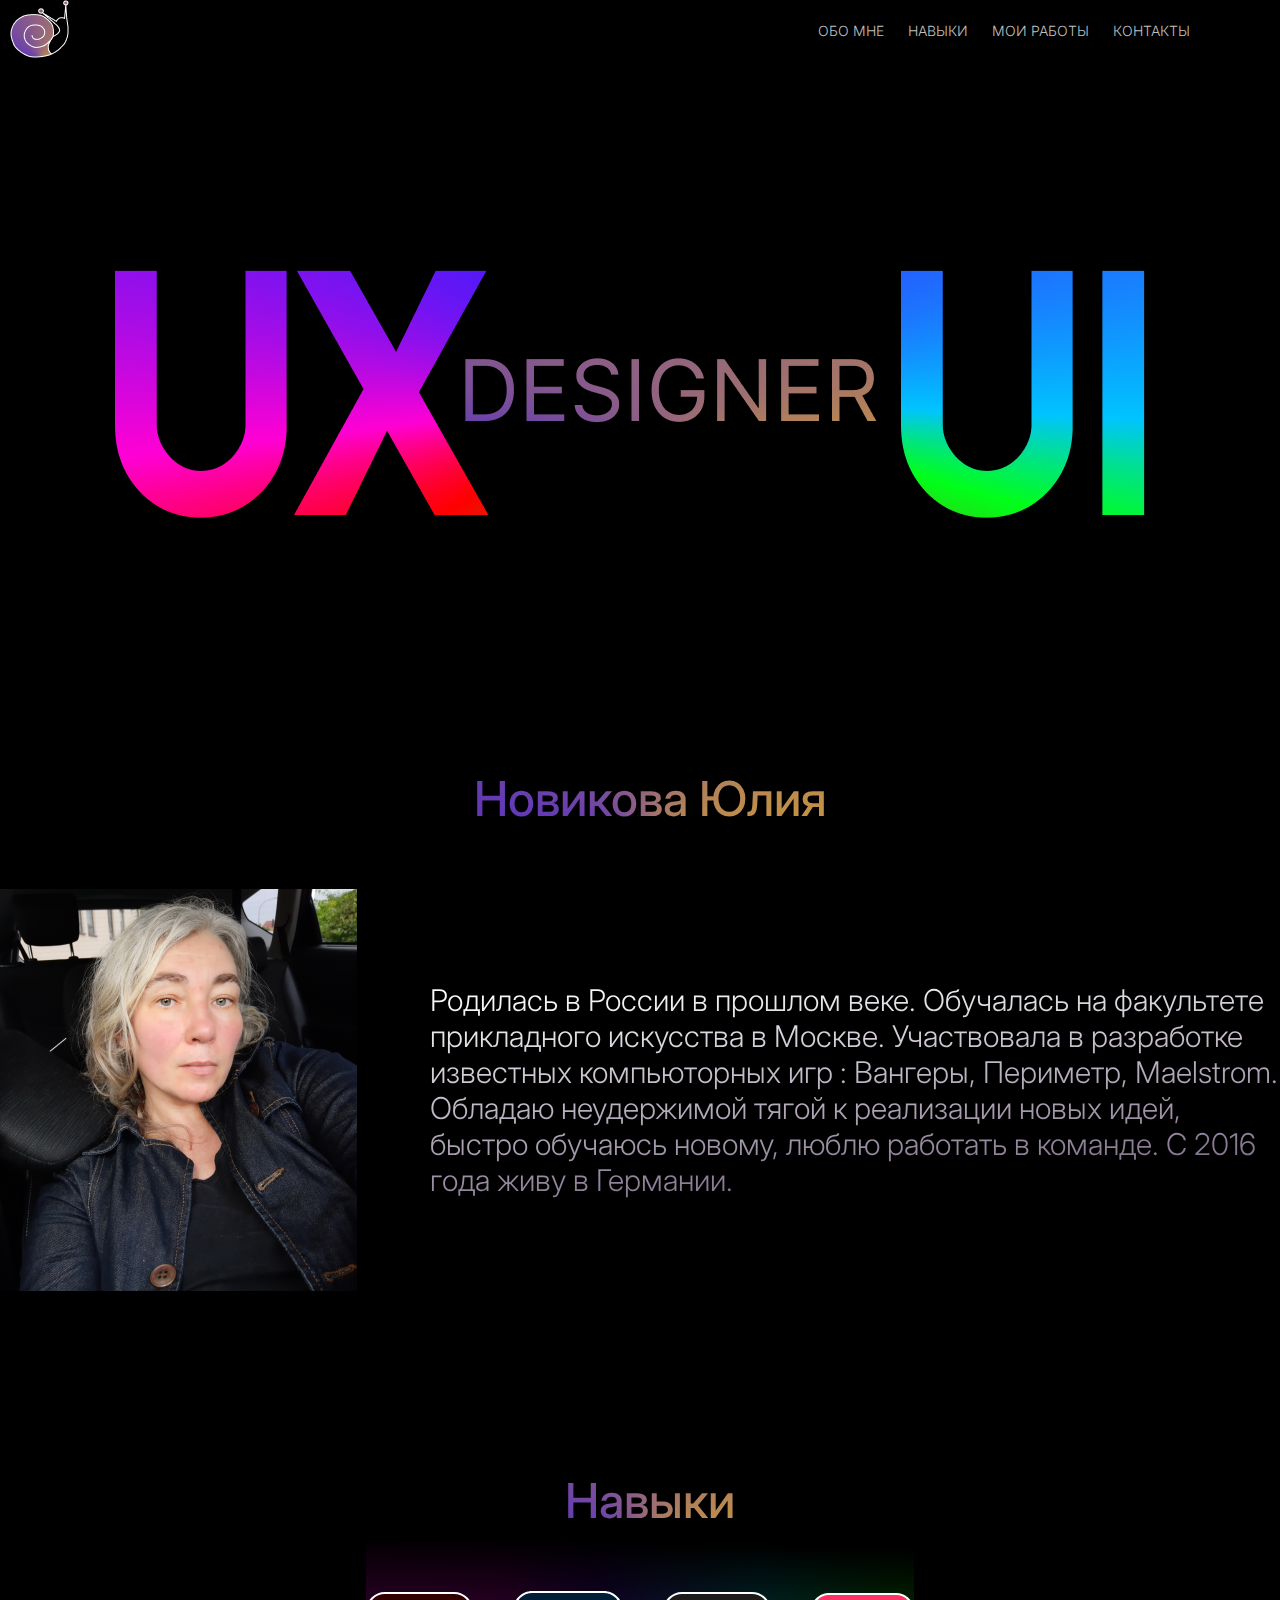
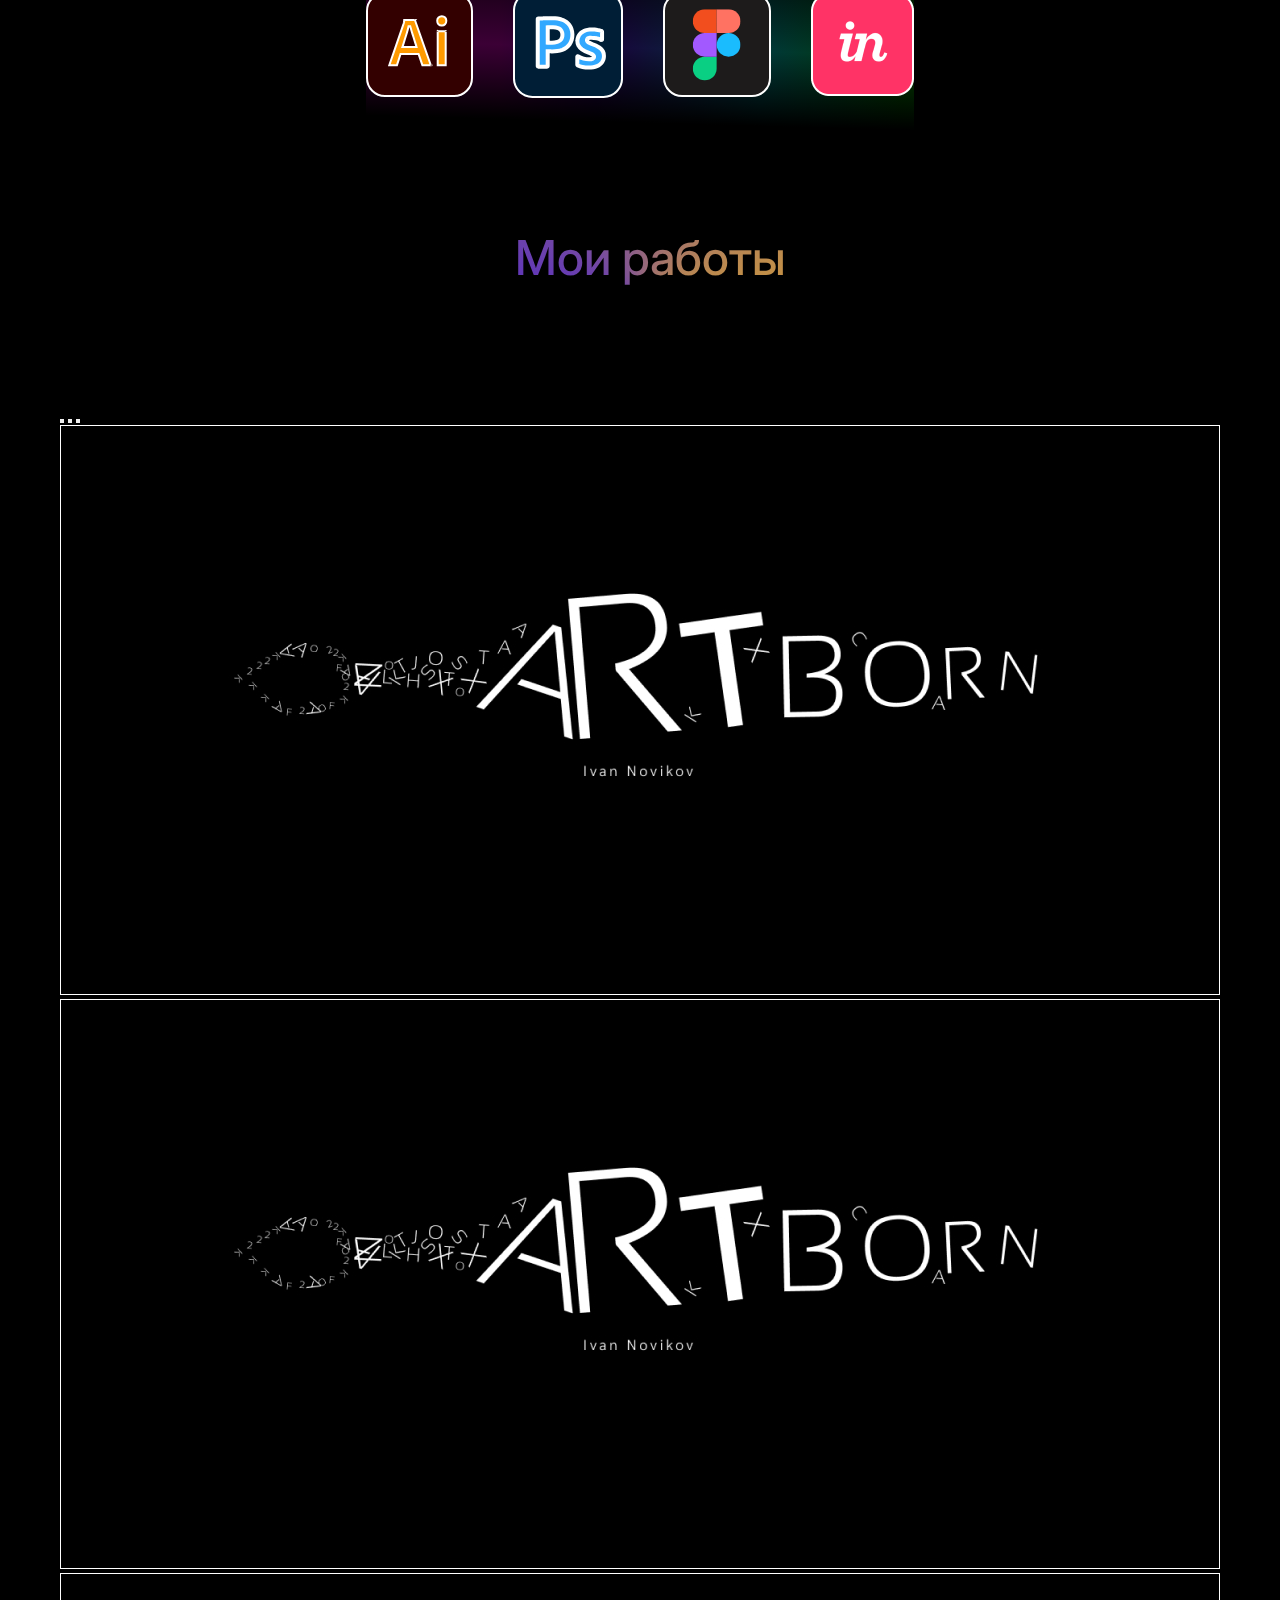
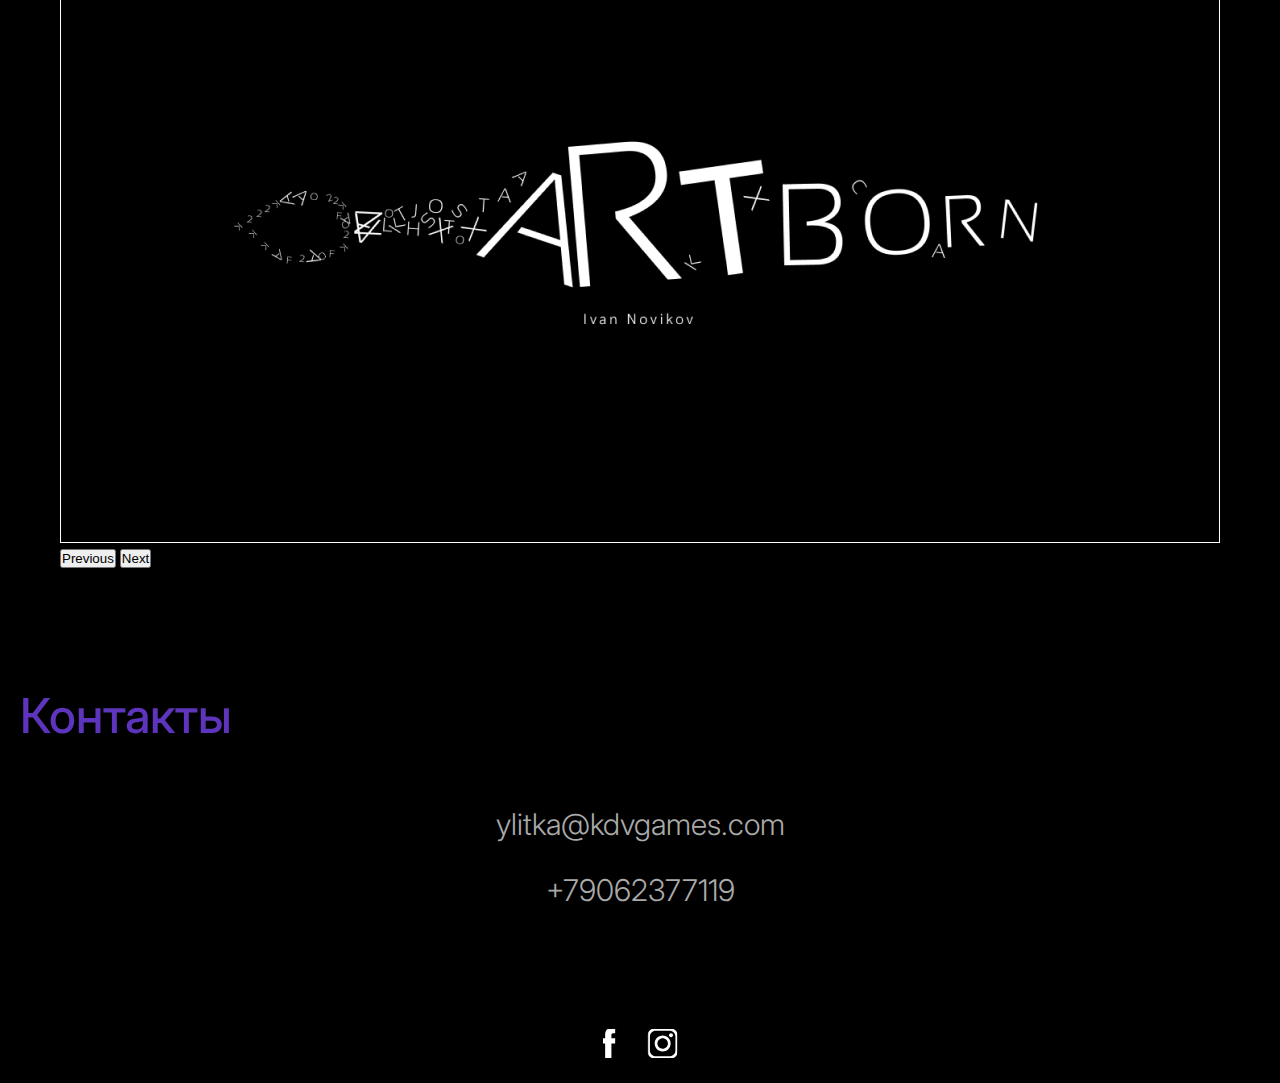
<file: Домашняя работа HTML/site/index.html>
<!DOCTYPE html>
<html lang="en">
<head>
    <link href="https://cdn.jsdelivr.net/npm/bootstrap@5.1.3/dist/css/bootstrap.min.css" rel="stylesheet" integrity="sha384-1BmE4kWBq78iYhFldvKuhfTAU6auU8tT94WrHftjDbrCEXSU1oBoqyl2QvZ6jIW3" crossorigin="anonymous">
    <link rel="preconnect" href="https://fonts.googleapis.com">
    <link rel="preconnect" href="https://fonts.gstatic.com" crossorigin>
    <link href="https://fonts.googleapis.com/css2?family=Inter:wght@300;400;500&display=swap" rel="stylesheet">
    <meta charset="UTF-8">
    <meta http-equiv="X-UA-Compatible" content="IE=edge">
    <meta name="viewport" content="width=device-width, initial-scale=1.0">
    <title>Document</title>
    <link rel="stylesheet" href="style.css">
</head>
<body>
    <div class="header center">
        <a class="logo1" href="#main"><img class="logo" src="portfolio Yli/logo.png" alt="logo"></a>
        <div class="menu">
            <a class="menu1"href="#about">обо мне</a>
            <a class="menu1"href="#skill">навыки</a>
            <a class="menu1"href="#work">мои работы</a>
            <a class="menu1"href="#kontakt">контакты</a>
        </div>
    </div>
    <div class="main1 center">
        <h1 id="main">   </h1>
        <img class="uiux" src="portfolio Yli/main.png" alt="main">
    </div>
    <div class="about center">
        <h2 id="about"class="subtitle">Новикова Юлия</h2>
        <div class="about_content">
            <img class="foto" src="portfolio Yli/foto.png" alt="foto">
            <p class="text">Родилась в  России в прошлом веке.
                Обучалась на факультете прикладного искусства в Москве. 
                Участвовала в разработке известных компьюторных игр : Вангеры, Периметр, Maelstrom.
                Обладаю неудержимой тягой к реализации новых идей, быстро обучаюсь новому, люблю работать в команде.
                С 2016 года живу  в Германии. 
            </p>
        </div>
        
    </div>
    <div class="skill">
        <h2 id="skill"class="subtitle">Навыки</h2>
        <div class="skill_content">
            <img src="portfolio Yli/logo Ai.svg" alt="Ai">
            <img src="portfolio Yli/logo Ps.svg" alt="Ps">
            <img src="portfolio Yli/figma logo.svg" alt="Figma">
            <img src="portfolio Yli/InVisionApp Icon.png" alt="Invision">
        </div>
    </div>
    <div class="work center">
            <h2 id="work"class="subtitle">Мои работы</h2>
            <div class="slider">
                <div id="carouselExampleIndicators" class="carousel slide" data-bs-ride="carousel">
                    <div class="carousel-indicators">
                      <button type="button" data-bs-target="#carouselExampleIndicators" data-bs-slide-to="0" class="active" aria-current="true" aria-label="Slide 1"></button>
                      <button type="button" data-bs-target="#carouselExampleIndicators" data-bs-slide-to="1" aria-label="Slide 2"></button>
                      <button type="button" data-bs-target="#carouselExampleIndicators" data-bs-slide-to="2" aria-label="Slide 3"></button>
                    </div>
                    <div class="carousel-inner">
                      <div class="carousel-item active">
                        <img src="portfolio Yli/ARTBORNE.jpg" class="d-block w-100" alt="...">
                      </div>
                      <div class="carousel-item">
                        <img src="portfolio Yli/ARTBORNE.jpg" class="d-block w-100" alt="...">
                      </div>
                      <div class="carousel-item">
                        <img src="portfolio Yli/ARTBORNE.jpg" class="d-block w-100" alt="...">
                      </div>
                    </div>
                    <button class="carousel-control-prev" type="button" data-bs-target="#carouselExampleIndicators" data-bs-slide="prev">
                      <span class="carousel-control-prev-icon" aria-hidden="true"></span>
                      <span class="visually-hidden">Previous</span>
                    </button>
                    <button class="carousel-control-next" type="button" data-bs-target="#carouselExampleIndicators" data-bs-slide="next">
                      <span class="carousel-control-next-icon" aria-hidden="true"></span>
                      <span class="visually-hidden">Next</span>
                    </button>
                  </div>
            </div> 
    </div>
    <div class="сontakt center">
        <h2 id="сontakt"class="subtitle">Контакты</h2>
        <div class="сontakts">
            <a class="text1"href="mailto:ylitka@kdvgames.com">ylitka@kdvgames.com</a>
            <a class="text1" href="tel:+79062377119">+79062377119</a>
        </div>
        
    </div>
    <div class="futter">
        <a href="https://www.facebook.com/profile.php?id=100002179115848"><img src="portfolio Yli/FB.svg" alt="FB"></a>
        <a href="https://www.instagram.com/nylitka/"><img src="portfolio Yli/insta.svg" alt="insta"></a>
    
    </div>
    <script src="https://cdn.jsdelivr.net/npm/bootstrap@5.1.3/dist/js/bootstrap.bundle.min.js" integrity="sha384-ka7Sk0Gln4gmtz2MlQnikT1wXgYsOg+OMhuP+IlRH9sENBO0LRn5q+8nbTov4+1p" crossorigin="anonymous"></script>
</body>
</html>
</file>
<file: Домашняя работа HTML/site/style.css>
*{
    margin: 0;
    padding: 0;
}
img {
    max-width: 100%;
    }
body{
    background-color: rgb(0, 0, 0);
    font-family: 'Inter', sans-serif;
}
.center{
    padding-left: calc(50% - 640px);
    padding-right: calc(50% - 640px);
}
a{
    text-decoration: none;
}
.header{
    display: flex;
    flex-direction: row;
    flex-wrap: nowrap;
    align-content: center;
    justify-content: space-between;
    align-items: center;
    position: fixed;
    top: 0; 
    background-color:black;
    z-index: 1000;
    width: 1200px;
}
.uiux{
    display: flex;
    flex-direction: row;
    align-content: center;
    justify-content: center;
    flex-wrap: wrap;
    align-items: center;
    padding-top: 150px;
    
}
.about{
    margin-top: 72px;
    display: flex;
    flex-direction: column;
    flex-wrap: wrap;
    align-content: center;
    justify-content: center;
    align-items: center;
}
.about_content{
    padding-top: 50px;
    padding-bottom: 100px;
    display: flex;
    flex-direction: row;
    flex-wrap: nowrap;
    align-content: center;
    justify-content: space-between;
    align-items: center;
    gap:50px;
}
.skill{
    margin-top: 50px;
    text-align: center;
    display: flex;
    flex-direction: column;
    flex-wrap: wrap;
    align-content: center;
    justify-content: center;
    align-items: center;
}
.skill_content{
    padding-top: 50px;
    padding-bottom: 50px;
    gap: 40px;
    display: flex;
    flex-direction: row;
    align-content: center;
    justify-content: center;
    align-items: center;
    flex-wrap: wrap;
    left: 0px;
    top: 0px;

    background: linear-gradient(181.56deg, #000000 3.71%, rgba(0, 0, 0, 0.42) 51.68%, #000000 85.26%), linear-gradient(90.04deg, rgba(255, 0, 229, 0.4) 24.47%, rgba(112, 0, 255, 0.4) 41.96%, rgba(0, 240, 255, 0.4) 71.63%, rgba(5, 255, 0, 0.4) 97.5%);
}
.work {
    margin-top: 50px;
    display: flex;
    flex-direction: column;
    flex-wrap: wrap;
    align-content: center;
    justify-content: center;
    align-items: center;
}
.slider{
    padding-top: 107px;
    padding-bottom: 88px;
    
}
.kontakt{
    margin-top: 50px;
    display: flex;
    flex-direction: column;
    flex-wrap: wrap;
    align-content: center;
    justify-content: center;
    align-items: center;
}
.сontakts{
    
    padding-top: 50px;
    padding-bottom:100px;
    display: flex;
    flex-direction: column;
    flex-wrap: wrap;
    align-content: center;
    justify-content: center;
    align-items: center;
    gap: 30px;

}
.text1{
    font-style: normal;
    font-weight: 300;
    font-size: 30px;
    line-height: 36px;
    
    /* текст */
    
    color: #aaaaaa;
}
.futter{
    padding-top: 20px;
    padding-bottom: 20px;
    display: flex;
    flex-direction: row;
    flex-wrap: wrap;
    align-content: center;
    justify-content: center;
    align-items: center;
    gap: 30px
}
.menu{ 
    font-style: normal;
    font-weight: 300;
    font-size: 14px;
    line-height: 12px;
    text-transform: uppercase;
}
.menu1{
    margin-left: 10px;
    margin-right: 10px;
    color: #c0c0c0;
}
.subtitle {
    clear: both;
    padding-left: 20px;
    margin-top: 20px;
    font-style: normal;
    font-weight: 500;
    font-size: 48px;
    line-height: 80px;
    /* identical to box height, or 167% */
    /* подзаголовок */
    background: conic-gradient(from 180deg at 50% 102.81%, #2400FF 0deg, #FFC700 360deg);
    -webkit-background-clip: text;
    -webkit-text-fill-color: transparent;
    background-clip: text;
    text-emphasis-color: transparent;  
    mix-blend-mode: normal;
}
.text{
    font-style: normal;
    font-weight: 300;
    font-size: 30px;
    line-height: 36px; 
    /* градиент текст */
    background: linear-gradient(175.11deg, #FFFFFF 3.94%, #442D53 124.72%);
    -webkit-background-clip: text;
    -webkit-text-fill-color: transparent;
    background-clip: text;
    text-emphasis-color: transparent;  
    mix-blend-mode:normal;
    overflow:hidden;
}
.logo{
    margin-left: 10px;
}
@media (max-width:1024px) {
    .center{
        padding-left: calc(50% - 360px);
        padding-right: calc(50% - 360px);
    }
    .about_content{
        flex-wrap: wrap;
        justify-content: center;
        gap: 20px;
        flex-direction: column;
    }
}
.menu1:hover{
    color: #ff0062;
}
.text1:hover{
    color:#ff0062
}
@media(max-width:767px){
    .center{
        padding-left: 10px;
        padding-right: 10px;
    }
    .header {
        gap: 10px;

    }
    .menu{
        font-size:8px;
    }
    .menu1{
        margin-left: 3px;
        margin-right: 3px;
    }
    .subtitle{
        text-align: center;
        font-size: 32px;
    }
    .text{
        font-size: 16px;
        text-align: center;
        padding-left: 5px;
        padding-right: 5px;
    }
.logo{
    margin-left: 5px;
    width: 30px;
}
}
</file>
